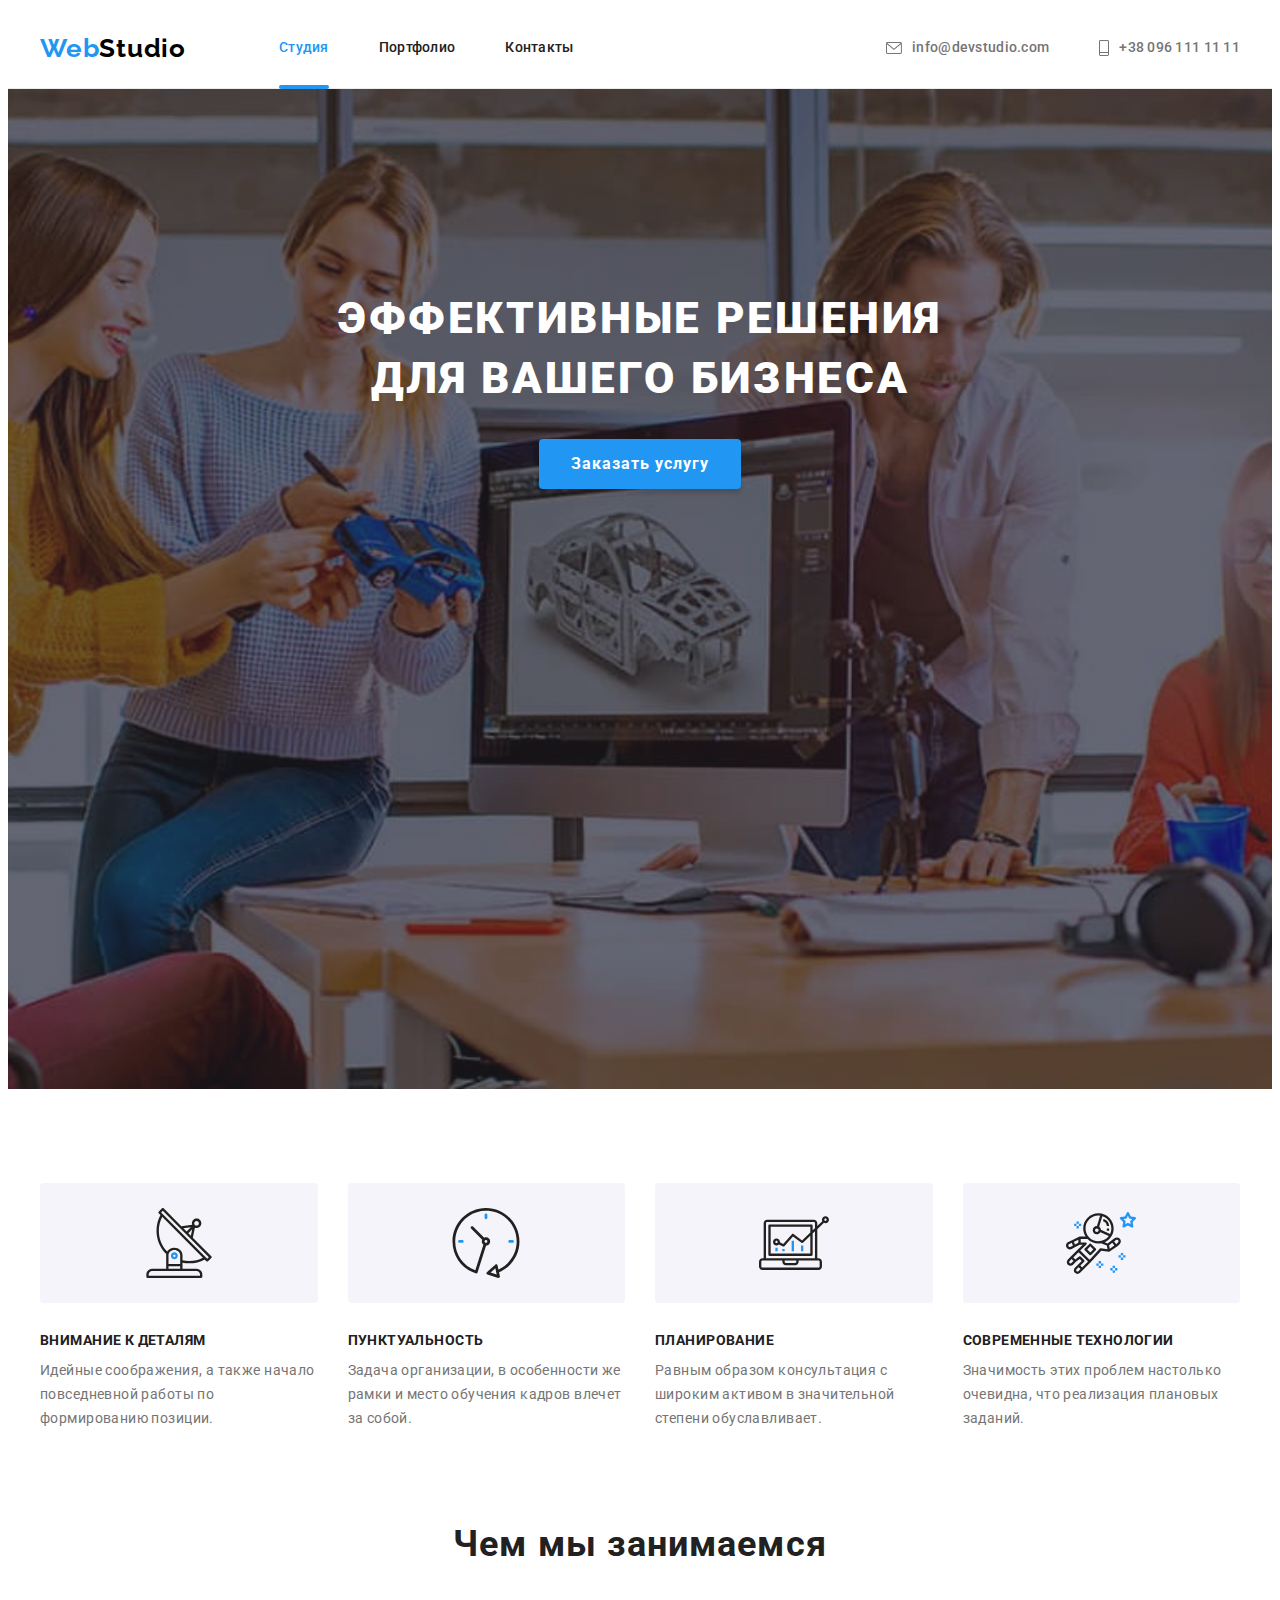
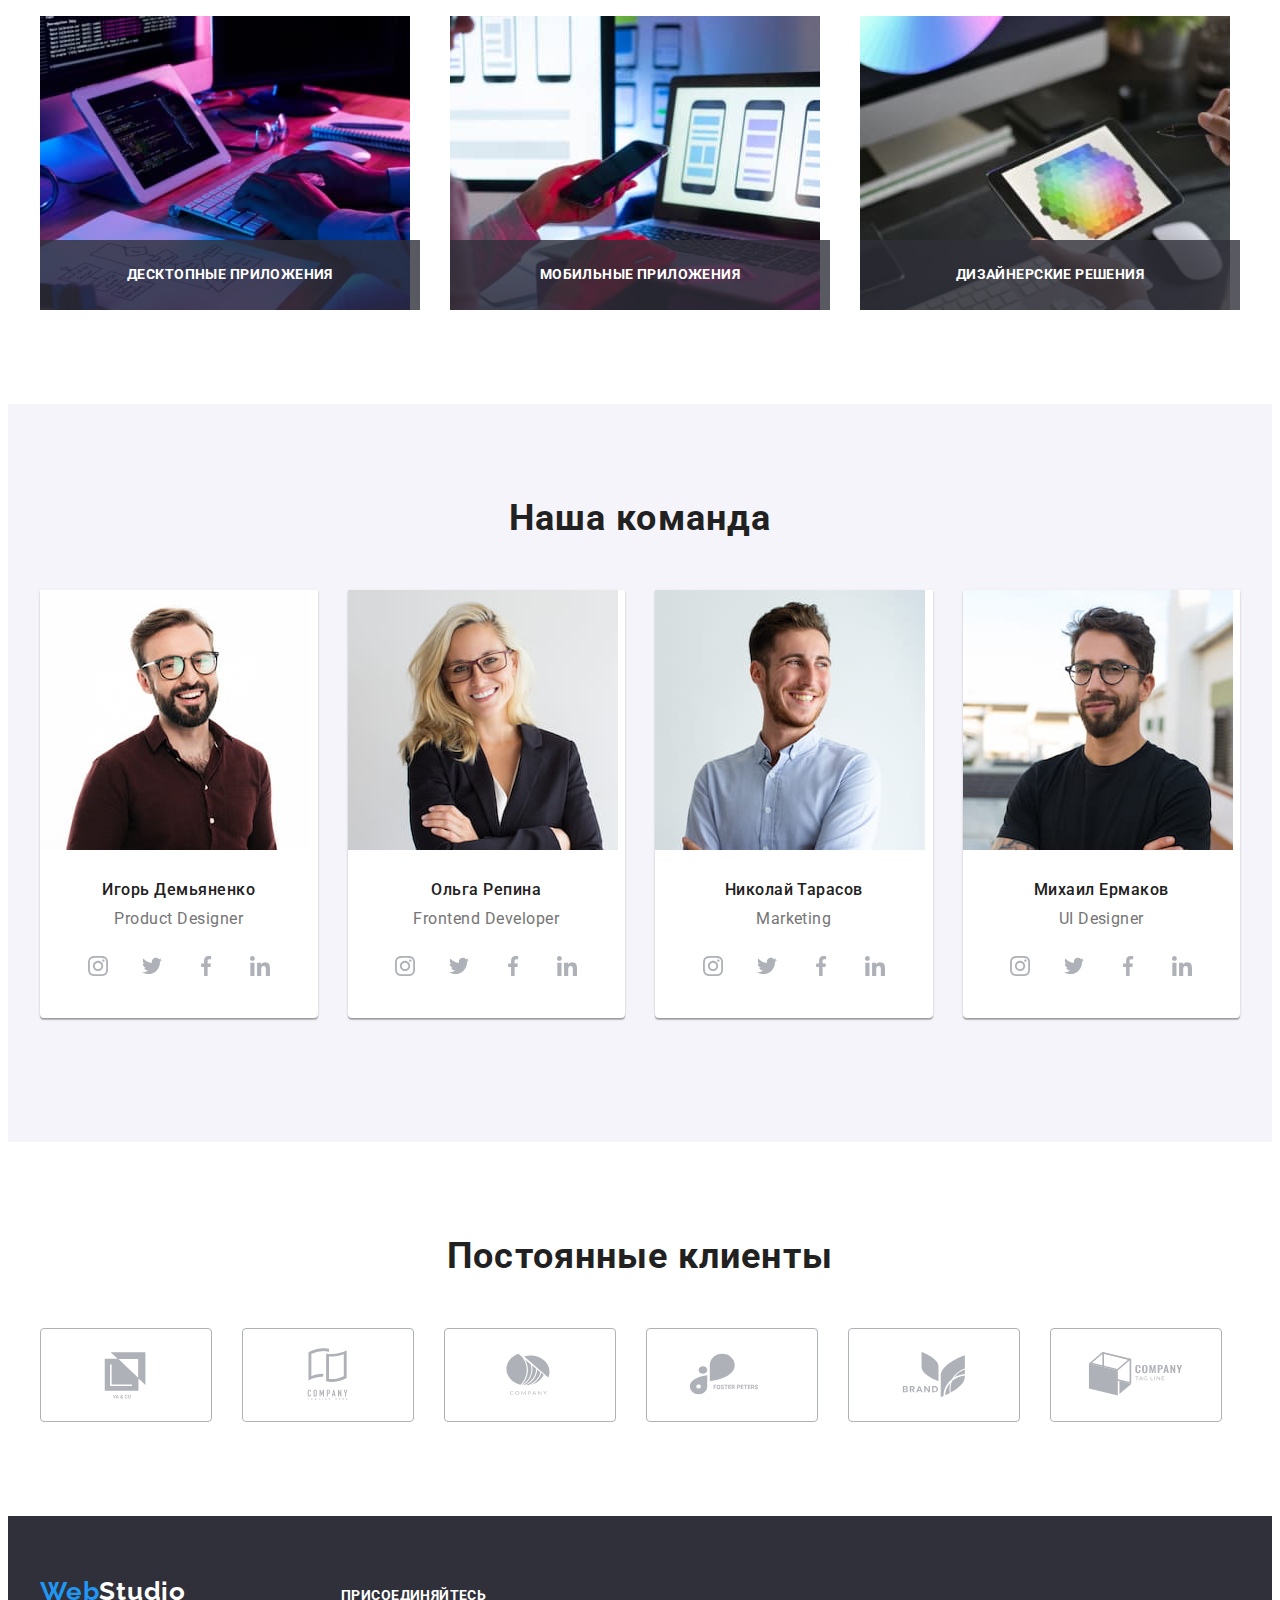
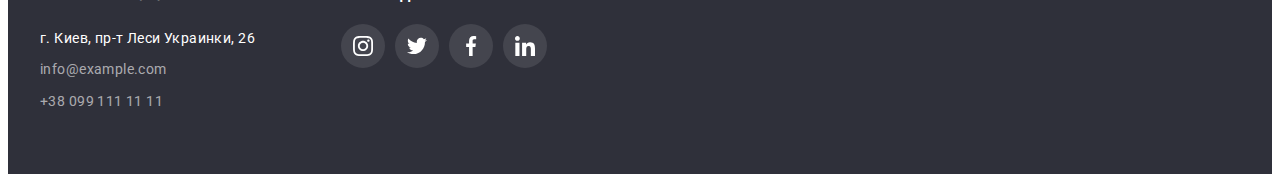
<file: index.html>
<!DOCTYPE html>
<html lang="ru">
<head>
    <meta charset="UTF-8">
    <meta http-equiv="X-UA-Compatible" content="IE=edge">
    <meta name="viewport" content="width=device-width, initial-scale=1.0">
    <title>WebStudio</title>
    <link rel="preconnect" href="https://fonts.googleapis.com">
    <link rel="preconnect" href="https://fonts.gstatic.com" crossorigin>
    <link href="https://fonts.googleapis.com/css2?family=Raleway:wght@700&family=Roboto:wght@400;500;700;900&display=swap" rel="stylesheet">
    <link rel="stylesheet" href="https://cdnjs.cloudflare.com/ajax/libs/modern-normalize/1.1.0/modern-normalize.min.css" integrity="sha512-wpPYUAdjBVSE4KJnH1VR1HeZfpl1ub8YT/NKx4PuQ5NmX2tKuGu6U/JRp5y+Y8XG2tV+wKQpNHVUX03MfMFn9Q==" crossorigin="anonymous" referrerpolicy="no-referrer" />
    <link rel="stylesheet" href="./css/styles.css" />
</head>
<body>
    <!-- HEADER -->
    <header class="main-header">
        <div class="container page-header-container">
            <nav class="main-nav">          
                <a class="logo link" href="./index.html" lang="en">Web<span class="logo-dark">Studio</span></a> 
                <ul class="main-menu">
                    <li class="menu-item">
                        <a class="menu-link link current" href="./index.html">Студия</a>
                    </li>
                    <li class="menu-item">
                        <a class="menu-link link " href="./portfolio.html">Портфолио</a>
                    </li>
                    <li class="menu-item">
                        <a class="menu-link link" href="#">Контакты</a>
                    </li>
                </ul>
            </nav>
            <ul class="header-contacts">
                <li class="header-contacts-item">
                    <a class="header-contacts-link link" href="mailto:info@devstudio.com">
                        <svg class="header-contacts-icon" width="16" height="12">
                            <use href="./images/icons.svg#envelope"></use>
                        </svg>
                        info@devstudio.com
                    </a>
                </li>
                <li class="header-contacts-item">
                    <a class="header-contacts-link link" href="tel:+380961111111">
                        <svg class="header-contacts-icon" width="10" height="16">
                            <use href="./images/icons.svg#phone"></use>
                        </svg>   
                        +38 096 111 11 11
                    </a>
                </li>
            </ul>
        </div>
    </header>

    <!-- MAIN -->
    <main>

        <!-- HERO -->
        <section class="hero bg-section-dark overlay">
            <div class="container">
                <h1 class="hero-title">Эффективные решения<br />для вашего бизнеса</h1>
                <button class="hero-modal-btn" type="button" data-modal-open>
                    Заказать услугу
                </button>
            </div>
        </section>

        <!-- ADVANTAGES -->
        <section class="section">
            <div class="container">
                <h2 class="section-title visually-hidden" >Наши преимущества</h2>
                <ul class="advantages-list">
                    <li class="advantages-item">
                        <div class="advantages-icon">
                            <svg class="advantages-item-icon">
                                <use href="./images/icons.svg#antenna"></use>
                            </svg>
                        </div>
                        <h3 class="advantages-title">Внимание к деталям</h3>
                        <p class="advantages-description">Идейные соображения, а также начало повседневной работы по формированию позиции.</p>
                    </li>
                    <li class="advantages-item">
                        <div class="advantages-icon">
                            <svg class="advantages-item-icon">
                                <use href="./images/icons.svg#clock"></use>
                            </svg>
                        </div>
                        <h3 class="advantages-title">Пунктуальность</h3>
                        <p class="advantages-description">Задача организации, в особенности же рамки и место обучения кадров влечет за собой.</p>
                    </li>
                    <li class="advantages-item">
                        <div class="advantages-icon">
                            <svg class="advantages-item-icon">
                                <use href="./images/icons.svg#diagram"></use>
                            </svg>
                        </div>
                        <h3 class="advantages-title">Планирование</h3>
                        <p class="advantages-description">Равным образом консультация с широким активом в значительной степени обуславливает.</p>
                    </li>
                    <li class="advantages-item">
                        <div class="advantages-icon">
                            <svg class="advantages-item-icon">
                                <use href="./images/icons.svg#astronaut"></use>
                            </svg>
                        </div>
                        <h3 class="advantages-title">Современные технологии</h3>
                        <p class="advantages-description">Значимость этих проблем настолько очевидна, что реализация плановых заданий.</p>
                    </li>
                </ul>
            </div>
        </section>

        <!-- SKILLS -->
        <section class="section skills-top">
            <div class="container">
                <h2 class="section-title">Чем мы занимаемся</h2>
                <ul class="skills-list">
                    <li class="skills-item">
                        <img src="./images/skills/programming.jpg" alt="Программирование" width="370" height="294">
                            <p class="skills-item-label">Десктопные приложения</p>
                    </li>
                    <li class="skills-item">
                        <img src="./images/skills/adaptive.jpg" alt="Адаптивная верстка" width="370" height="294">
                            <p class="skills-item-label">Мобильные приложения</p>
                    </li>
                    <li class="skills-item">
                        <img src="./images/skills/design.jpg" alt="Веб-дизайн" width="370" height="294">
                            <p class="skills-item-label">Дизайнерские решения</p>
                    </li>
                </ul>
            </div>
        </section>

        <!-- TEAM -->
        <section class="section bg-section-light">
            <div class="container">
                <h2 class="section-title">Наша команда</h2>
                <ul class="team-list">
                    <li class="team-item">
                        <img src="./images/team/igor-demyanenko.jpg" alt="Игорь Демьяненко" width="270" height="260">
                        <div class="team-card-content-wrapper">
                            <h3 class="team-title">Игорь Демьяненко</h3>
                            <p class="team-text" lang="en">Product Designer</p>
                            <ul class="social-list">
                                <li class="social-list-item">
                                    <a href="https://www.instagram.com/" target="_blank" rel="noopener noreferrer nofollow" class="social-list-link">
                                        <svg class="social-list-icon">
                                            <use href="./images/icons.svg#instagram"></use>
                                        </svg>
                                    </a>
                                </li>
                                <li class="social-list-item">
                                    <a href="https://twitter.com/" target="_blank" rel="noopener noreferrer nofollow" class="social-list-link">
                                        <svg class="social-list-icon">
                                            <use href="./images/icons.svg#twitter"></use>
                                        </svg>
                                    </a>
                                </li>
                                <li class="social-list-item">
                                    <a href="https://www.facebook.com/" target="_blank" rel="noopener noreferrer nofollow" class="social-list-link">
                                        <svg class="social-list-icon">
                                            <use href="./images/icons.svg#facebook"></use>
                                        </svg>
                                    </a>
                                </li>
                                <li class="social-list-item">
                                    <a href="https://www.linkedin.com/" target="_blank" rel="noopener noreferrer nofollow" class="social-list-link">
                                        <svg class="social-list-icon">
                                            <use href="./images/icons.svg#linkedin"></use>
                                        </svg>
                                    </a>
                                </li>
                            </ul>
                        </div>
                    </li>
                    <li class="team-item">
                        <img src="./images/team/olga-repina.jpg" alt="Ольга Репина" width="270" height="260">
                        <div class="team-card-content-wrapper">
                            <h3 class="team-title">Ольга Репина</h3>
                            <p class="team-text" lang="en">Frontend Developer</p>
                            <ul class="social-list">
                                <li class="social-list-item">
                                    <a href="https://www.instagram.com/" target="_blank" rel="noopener noreferrer nofollow" class="social-list-link">
                                        <svg class="social-list-icon">
                                            <use href="./images/icons.svg#instagram"></use>
                                        </svg>
                                    </a>
                                </li>
                                <li class="social-list-item">
                                    <a href="https://twitter.com/" target="_blank" rel="noopener noreferrer nofollow" class="social-list-link">
                                        <svg class="social-list-icon">
                                            <use href="./images/icons.svg#twitter"></use>
                                        </svg>
                                    </a>
                                </li>
                                <li class="social-list-item">
                                    <a href="https://www.facebook.com/" target="_blank" rel="noopener noreferrer nofollow" class="social-list-link">
                                        <svg class="social-list-icon">
                                            <use href="./images/icons.svg#facebook"></use>
                                        </svg>
                                    </a>
                                </li>
                                <li class="social-list-item">
                                    <a href="https://www.linkedin.com/" target="_blank" rel="noopener noreferrer nofollow" class="social-list-link">
                                        <svg class="social-list-icon">
                                            <use href="./images/icons.svg#linkedin"></use>
                                        </svg>
                                    </a>
                                </li>
                             </ul>
                        </div>
                    </li>
                    <li class="team-item">
                        <img src="./images/team/nikolai-tarasov.jpg" alt="Николай Тарасов" width="270" height="260">
                        <div class="team-card-content-wrapper">
                            <h3 class="team-title">Николай Тарасов</h3>
                            <p class="team-text" lang="en">Marketing</p>
                            <ul class="social-list">
                                <li class="social-list-item">
                                    <a href="https://www.instagram.com/" target="_blank" rel="noopener noreferrer nofollow" class="social-list-link">
                                        <svg class="social-list-icon">
                                            <use href="./images/icons.svg#instagram"></use>
                                        </svg>
                                    </a>
                                </li>
                                <li class="social-list-item">
                                    <a href="https://twitter.com/" target="_blank" rel="noopener noreferrer nofollow" class="social-list-link">
                                        <svg class="social-list-icon">
                                            <use href="./images/icons.svg#twitter"></use>
                                        </svg>
                                    </a>
                                </li>
                                <li class="social-list-item">
                                    <a href="https://www.facebook.com/" target="_blank" rel="noopener noreferrer nofollow" class="social-list-link">
                                        <svg class="social-list-icon">
                                            <use href="./images/icons.svg#facebook"></use>
                                        </svg>
                                    </a>
                                </li>
                                <li class="social-list-item">
                                    <a href="https://www.linkedin.com/" target="_blank" rel="noopener noreferrer nofollow" class="social-list-link">
                                        <svg class="social-list-icon">
                                            <use href="./images/icons.svg#linkedin"></use>
                                        </svg>
                                    </a>
                                </li>
                            </ul>
                        </div>
                    </li>
                    <li class="team-item">
                        <img src="./images/team/mikhail-ermakov.jpg" alt="Михаил Ермаков" width="270" height="260">
                        <div class="team-card-content-wrapper">
                            <h3 class="team-title">Михаил Ермаков</h3>
                            <p class="team-text" lang="en">UI Designer</p>
                            <ul class="social-list">
                                <li class="social-list-item">
                                    <a href="https://www.instagram.com/" target="_blank" rel="noopener noreferrer nofollow" class="social-list-link">
                                        <svg class="social-list-icon">
                                            <use href="./images/icons.svg#instagram"></use>
                                        </svg>
                                    </a>
                                </li>
                                <li class="social-list-item">
                                    <a href="https://twitter.com/" target="_blank" rel="noopener noreferrer nofollow" class="social-list-link">
                                        <svg class="social-list-icon">
                                            <use href="./images/icons.svg#twitter"></use>
                                        </svg>
                                    </a>
                                </li>
                                <li class="social-list-item">
                                    <a href="https://www.facebook.com/" target="_blank" rel="noopener noreferrer nofollow" class="social-list-link">
                                        <svg class="social-list-icon">
                                            <use href="./images/icons.svg#facebook"></use>
                                        </svg>
                                    </a>
                                </li>
                                <li class="social-list-item">
                                    <a href="https://www.linkedin.com/" target="_blank" rel="noopener noreferrer nofollow" class="social-list-link">
                                        <svg class="social-list-icon">
                                            <use href="./images/icons.svg#linkedin"></use>
                                        </svg>
                                    </a>
                                </li>
                            </ul>
                        </div>
                    </li>
                </ul>
            </div>
        </section>

        <!-- CLIENTS -->

        <section class="section">
            <div class="container">
                <h2 class="section-title">Постоянные клиенты</h2>
                 <ul class="client-list">
                    <li class="client-item">
                        <a href="#" target="_blank" rel="noopener noreferrer nofollow" class="client-list-link">
                            <svg class="client-list-icon">
                                <use href="./images/icons.svg#client1"></use>
                            </svg>
                        </a>
                    </li>
                    <li class="client-item">
                        <a href="#" target="_blank" rel="noopener noreferrer nofollow" class="client-list-link">
                            <svg class="client-list-icon">
                                <use href="./images/icons.svg#client2"></use>
                            </svg>
                        </a>
                    </li>
                    <li class="client-item">
                        <a href="#" target="_blank" rel="noopener noreferrer nofollow" class="client-list-link">
                            <svg class="client-list-icon">
                                <use href="./images/icons.svg#client3"></use>
                            </svg>
                        </a>
                    </li>
                    <li class="client-item">
                        <a href="#" target="_blank" rel="noopener noreferrer nofollow" class="client-list-link">
                            <svg class="client-list-icon">
                                <use href="./images/icons.svg#client4"></use>
                            </svg>
                        </a>
                    </li>
                    <li class="client-item">
                        <a href="#" target="_blank" rel="noopener noreferrer nofollow" class="client-list-link">
                            <svg class="client-list-icon">
                                <use href="./images/icons.svg#client5"></use>
                            </svg>
                        </a>
                    </li>
                    <li class="client-item">
                        <a href="#" target="_blank" rel="noopener noreferrer nofollow" class="client-list-link">
                            <svg class="client-list-icon">
                                <use href="./images/icons.svg#client6"></use>
                            </svg>
                        </a>
                    </li>
                </ul>
            </div>
        </section>

    </main>

    <!-- FOOTER -->

    <footer class="footer">
        <div class="container">
            <div class="footer-row">
                <!--WIDGET CONTACTS -->
                <div class="widgent-contacts">        
                    <a class="logo link" href="./index.html" lang="en">Web<span class="logo-light">Studio</span></a>             
                    <address class="address">
                        <ul class="footer-contacts-list">
                            <li class="footer-contacts-item">
                                <a class="footer-contacts-link contacts-address" href="https://goo.gl/maps/dxJ9UZrQX6qSwttMA" target="_blank" rel="noopener noreferrer nofollow">г. Киев, пр-т Леси Украинки, 26</a>
                            </li>
                            <li class="footer-contacts-item">
                                <a class="footer-contacts-link contacts-link" href="mailto:info@example.com">info@example.com</a>
                            </li>
                            <li class="footer-contacts-item">
                                <a class="footer-contacts-link contacts-link" href="tel:+380991111111">+38 099 111 11 11</a>
                            </li>
                        </ul>
                    </address>
                </div>
                <!-- WIDGET SOCIAL -->
                <div class="widget-social">
                    <h3 class="footer-title">Присоединяйтесь</h3>
                    <ul class="footer-social-list">
                        <li class="footer-social-item">
                            <a href="https://www.instagram.com/" target="_blank" rel="noopener noreferrer nofollow" class="footer-social-link">
                                <svg class="footer-social-icon">
                                    <use href="./images/icons.svg#instagram"></use>
                                </svg>
                            </a>
                        </li>
                        <li class="footer-social-item">
                            <a href="https://twitter.com/" target="_blank" rel="noopener noreferrer nofollow" class="footer-social-link">
                                <svg class="footer-social-icon">
                                    <use href="./images/icons.svg#twitter"></use>
                                </svg>
                            </a>
                        </li>
                        <li class="footer-social-item">
                            <a href="https://www.facebook.com/" target="_blank" rel="noopener noreferrer nofollow" class="footer-social-link">
                                <svg class="footer-social-icon">
                                    <use href="./images/icons.svg#facebook"></use>
                                </svg>
                            </a>
                        </li>
                        <li class="footer-social-item">
                            <a href="https://www.linkedin.com/" target="_blank" rel="noopener noreferrer nofollow" class="footer-social-link">
                                <svg class="footer-social-icon">
                                    <use href="./images/icons.svg#linkedin"></use>
                                </svg>
                            </a>
                        </li>
                    </ul>
                </div>
            </div>
        </div>
    </footer>

<div class="backdrop is-hidden" data-modal>
    <div class="modal">
        <button type="button" class="modal-close-btn" data-modal-close>
            <svg class="modal-close-btn-icon" width="18" height="18">
                <use href="./images/icons.svg#close-icon"></use>
            </svg>

        </button>
    </div>
</div>

    <script src="./js/modal.js"></script>
</body>

</html>
</file>
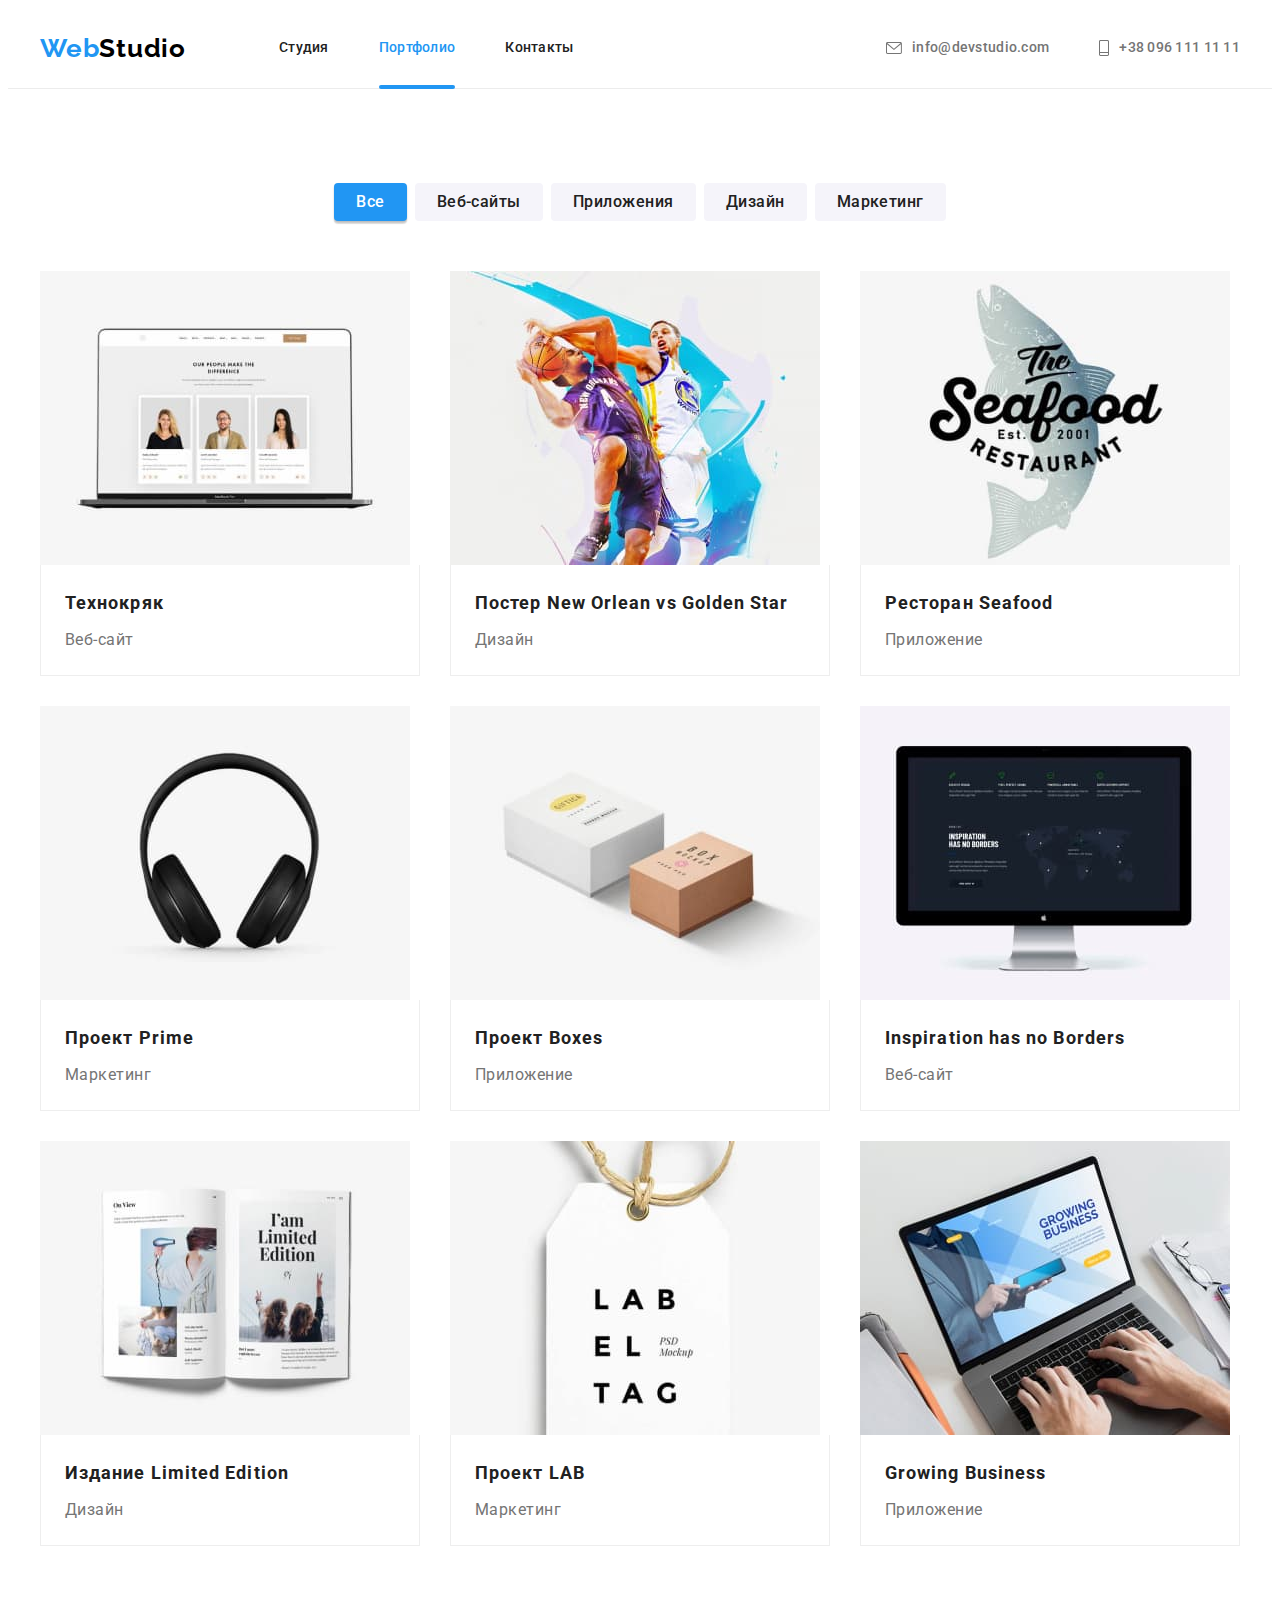
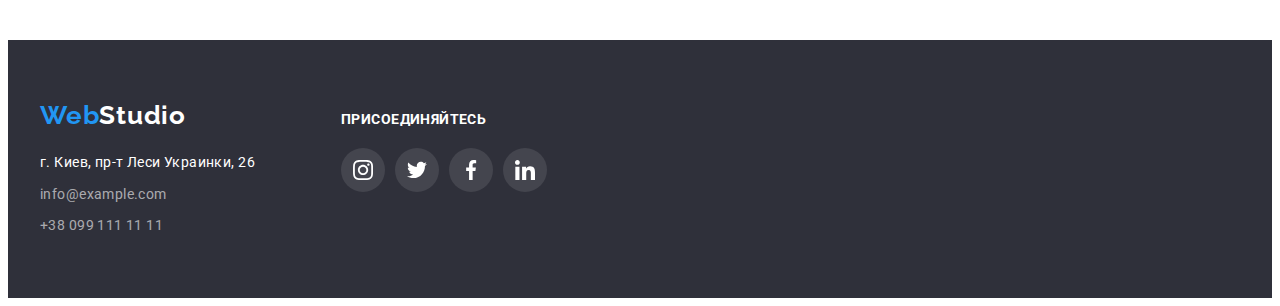
<file: portfolio.html>
<!DOCTYPE html>
<html lang="ru">
<head>
    <meta charset="UTF-8">
    <meta http-equiv="X-UA-Compatible" content="IE=edge">
    <meta name="viewport" content="width=device-width, initial-scale=1.0">
    <title>Портфолио</title>
    <link rel="preconnect" href="https://fonts.googleapis.com">
    <link rel="preconnect" href="https://fonts.gstatic.com" crossorigin>
    <link href="https://fonts.googleapis.com/css2?family=Raleway:wght@700&family=Roboto:wght@400;500;700;900&display=swap" rel="stylesheet">
    <link rel="stylesheet" href="https://cdnjs.cloudflare.com/ajax/libs/modern-normalize/1.1.0/modern-normalize.min.css" integrity="sha512-wpPYUAdjBVSE4KJnH1VR1HeZfpl1ub8YT/NKx4PuQ5NmX2tKuGu6U/JRp5y+Y8XG2tV+wKQpNHVUX03MfMFn9Q==" crossorigin="anonymous" referrerpolicy="no-referrer" />
    <link rel="stylesheet" href="./css/styles.css" />
</head>

<body>
    <!-- HEADER -->
    <header class="main-header">
        <div class="container page-header-container">
            <nav class="main-nav">          
                <a class="logo link" href="./index.html" lang="en">Web<span class="logo-dark">Studio</span></a> 
                <ul class="main-menu">
                    <li class="menu-item">
                        <a class="menu-link link" href="./index.html">Студия</a>
                    </li>
                    <li class="menu-item">
                        <a class="menu-link link current" href="./portfolio.html">Портфолио</a>
                    </li>
                    <li class="menu-item">
                        <a class="menu-link link" href="#">Контакты</a>
                    </li>
                </ul>
            </nav>
            <ul class="header-contacts">
                <li class="header-contacts-item">
                    <a class="header-contacts-link link" href="mailto:info@devstudio.com">
                        <svg class="header-contacts-icon" width="16" height="12">
                            <use href="./images/icons.svg#envelope"></use>
                        </svg>
                        info@devstudio.com
                    </a>
                </li>
                <li class="header-contacts-item">
                    <a class="header-contacts-link link" href="tel:+380961111111">
                        <svg class="header-contacts-icon" width="10" height="16">
                            <use href="./images/icons.svg#phone"></use>
                        </svg>   
                        +38 096 111 11 11
                    </a>
                </li>
            </ul>
        </div>
    </header>

    <!-- MAIN -->
    <main>

        <!-- PORTFOLIO -->
        <section class="section">
            <div class="container">
                <h1 class="main-title visually-hidden">Портфолио</h1>

                <ul class="portfolio-select">
                    <li class="select-item">
                        <button class="portfolio-select-btn portfolio-active-btn" type="button">Все</button>
                    </li>
                    <li class="select-item">
                        <button class="portfolio-select-btn" type="button">Веб-сайты</button>
                    </li>
                    <li class="select-item">
                        <button class="portfolio-select-btn" type="button">Приложения</button>
                    </li>
                    <li class="select-item">
                        <button class="portfolio-select-btn" type="button">Дизайн</button>
                    </li>
                    <li class="select-item">
                        <button class="portfolio-select-btn" type="button">Маркетинг</button>
                    </li>
                </ul>

                <ul class="portfolio-list">
                    <li class="portfolio-item">
                        <a href="#" class="portfolio-link">
                            <div class="team-list-img-wrapper">
                                <img src="./images/portfolio/tekhnokryak.jpg" alt="Веб-сайт Технокряк" width="370" height="294">
                                <p class="team-list-overlay">Ресурс предлагает комплексные предложения с разным уровнем функционала и сервисов. Все это позволит посетителю получить исчерпывающие сведения о компании или частном лице.</p>
                            </div>
                            <div class="portfolio-card-content-wrapper">
                                <h2 class="portfolio-item-title">Технокряк</h2>
                                <p class="portfolio-item-description">Веб-сайт</p>
                            </div>
                        </a>  
                    </li>
                    <li class="portfolio-item">
                        <a href="#" class="portfolio-link">
                            <div class="team-list-img-wrapper">
                                <img src="./images/portfolio/poster.jpg" alt="Дизайн Постера New Orlean vs Golden Star" width="370" height="294">
                                <p class="team-list-overlay">Ресурс предлагает комплексные предложения с разным уровнем функционала и сервисов. Все это позволит посетителю получить исчерпывающие сведения о компании или частном лице.</p>
                            </div>                            
                            <div class="portfolio-card-content-wrapper">
                                <h2 class="portfolio-item-title">Постер New Orlean vs Golden Star</h2>
                                <p class="portfolio-item-description">Дизайн</p>       
                            </div>
                        </a>
                    </li>
                    <li class="portfolio-item">
                        <a href="#" class="portfolio-link">
                            <div class="team-list-img-wrapper">
                                <img src="./images/portfolio/restoran.jpg" alt="Приложение для ресторана Seafood " width="370" height="294">
                                <p class="team-list-overlay">Ресурс предлагает комплексные предложения с разным уровнем функционала и сервисов. Все это позволит посетителю получить исчерпывающие сведения о компании или частном лице.</p>
                            </div>                            
                            <div class="portfolio-card-content-wrapper">
                                <h2 class="portfolio-item-title">Ресторан Seafood</h2>
                                <p class="portfolio-item-description">Приложение</p>                 
                            </div>
                         </a>
                    </li>
                    <li class="portfolio-item">
                        <a href="#" class="portfolio-link">
                            <div class="team-list-img-wrapper">
                                <img src="./images/portfolio/prime.jpg" alt="Маркетинг проекта Prime " width="370" height="294">
                                <p class="team-list-overlay">Ресурс предлагает комплексные предложения с разным уровнем функционала и сервисов. Все это позволит посетителю получить исчерпывающие сведения о компании или частном лице.</p>
                            </div>                            
                            <div class="portfolio-card-content-wrapper">
                                <h2 class="portfolio-item-title">Проект Prime</h2>
                                <p class="portfolio-item-description">Маркетинг</p>
                            </div>
                        </a>
                    </li>
                    <li class="portfolio-item">
                        <a href="#" class="portfolio-link">
                            <div class="team-list-img-wrapper">
                                <img src="./images/portfolio/boxes.jpg" alt="Приложение проекта Boxes" width="370" height="294">
                                <p class="team-list-overlay">Ресурс предлагает комплексные предложения с разным уровнем функционала и сервисов. Все это позволит посетителю получить исчерпывающие сведения о компании или частном лице.</p>
                            </div>                            
                            <div class="portfolio-card-content-wrapper">
                                <h2 class="portfolio-item-title">Проект Boxes</h2>
                                <p class="portfolio-item-description">Приложение</p>    
                            </div>
                        </a>
                    </li>
                    <li class="portfolio-item">
                        <a href="#" class="portfolio-link">
                            <div class="team-list-img-wrapper">
                                <img src="./images/portfolio/borders.jpg" alt="Веб-сайт Inspiration has no Borders" width="370" height="294">
                                <p class="team-list-overlay">Ресурс предлагает комплексные предложения с разным уровнем функционала и сервисов. Все это позволит посетителю получить исчерпывающие сведения о компании или частном лице.</p>
                            </div>                            
                            <div class="portfolio-card-content-wrapper">
                                <h2 class="portfolio-item-title">Inspiration has no Borders</h2>
                                <p class="portfolio-item-description">Веб-сайт</p>   
                            </div>
                        </a>
                    </li>
                    <li class="portfolio-item">
                        <a href="#" class="portfolio-link">
                            <div class="team-list-img-wrapper">
                                <img src="./images/portfolio/izdanie.jpg" alt="Дизайн издания Limited Edition " width="370" height="294">
                                <p class="team-list-overlay">Ресурс предлагает комплексные предложения с разным уровнем функционала и сервисов. Все это позволит посетителю получить исчерпывающие сведения о компании или частном лице.</p>
                            </div>                            
                            <div class="portfolio-card-content-wrapper">
                                <h2 class="portfolio-item-title">Издание Limited Edition</h2>
                                <p class="portfolio-item-description">Дизайн</p>           
                            </div>
                        </a>
                    </li>
                    <li class="portfolio-item">
                        <a href="#" class="portfolio-link">
                            <div class="team-list-img-wrapper">
                                <img src="./images/portfolio/lab.jpg" alt="Маркетинг проекта LAB" width="370" height="294">
                                <p class="team-list-overlay">Ресурс предлагает комплексные предложения с разным уровнем функционала и сервисов. Все это позволит посетителю получить исчерпывающие сведения о компании или частном лице.</p>
                            </div>                            
                            <div class="portfolio-card-content-wrapper">
                                <h2 class="portfolio-item-title">Проект LAB</h2>
                                <p class="portfolio-item-description">Маркетинг</p>        
                            </div>
                        </a>
                    </li>
                    <li class="portfolio-item">
                        <a href="#" class="portfolio-link">
                            <div class="team-list-img-wrapper">
                                <img src="./images/portfolio/business.jpg" alt="Приложение Growing Business" width="370" height="294">
                                <p class="team-list-overlay">Ресурс предлагает комплексные предложения с разным уровнем функционала и сервисов. Все это позволит посетителю получить исчерпывающие сведения о компании или частном лице.</p>
                            </div>                            
                            <div class="portfolio-card-content-wrapper">
                                <h2 class="portfolio-item-title">Growing Business</h2>
                                <p class="portfolio-item-description">Приложение</p>
                            </div>
                        </a>
                    </li>   
                </ul>
            </div>
        </section>

    </main>

   <!-- FOOTER -->
   <footer class="footer">
        <div class="container">
            <div class="footer-row">
                <!--WIDGET CONTACTS -->
                <div class="widgent-contacts">        
                    <a class="logo link" href="./index.html" lang="en">Web<span class="logo-light">Studio</span></a>             
                    <address class="address">
                        <ul class="footer-contacts-list">
                            <li class="footer-contacts-item">
                                <a class="footer-contacts-link contacts-address" href="https://goo.gl/maps/dxJ9UZrQX6qSwttMA" target="_blank" rel="noopener noreferrer nofollow">г. Киев, пр-т Леси Украинки, 26</a>
                            </li>
                            <li class="footer-contacts-item">
                                <a class="footer-contacts-link contacts-link" href="mailto:info@example.com">info@example.com</a>
                            </li>
                            <li class="footer-contacts-item">
                                <a class="footer-contacts-link contacts-link" href="tel:+380991111111">+38 099 111 11 11</a>
                            </li>
                        </ul>
                    </address>
                </div>
                <!-- WIDGET SOCIAL -->
                <div class="widget-social">
                    <h3 class="footer-title">Присоединяйтесь</h3>
                    <ul class="footer-social-list">
                        <li class="footer-social-item">
                            <a href="https://www.instagram.com/" target="_blank" rel="noopener noreferrer nofollow" class="footer-social-link">
                                <svg class="footer-social-icon">
                                    <use href="./images/icons.svg#instagram"></use>
                                </svg>
                            </a>
                        </li>
                        <li class="footer-social-item">
                            <a href="https://twitter.com/" target="_blank" rel="noopener noreferrer nofollow" class="footer-social-link">
                                <svg class="footer-social-icon">
                                    <use href="./images/icons.svg#twitter"></use>
                                </svg>
                            </a>
                        </li>
                        <li class="footer-social-item">
                            <a href="https://www.facebook.com/" target="_blank" rel="noopener noreferrer nofollow" class="footer-social-link">
                                <svg class="footer-social-icon">
                                    <use href="./images/icons.svg#facebook"></use>
                                </svg>
                            </a>
                        </li>
                        <li class="footer-social-item">
                            <a href="https://www.linkedin.com/" target="_blank" rel="noopener noreferrer nofollow" class="footer-social-link">
                                <svg class="footer-social-icon">
                                    <use href="./images/icons.svg#linkedin"></use>
                                </svg>
                            </a>
                        </li>
                    </ul>
                </div>
            </div>
        </div>
    </footer>

</body>
</html>
</file>
<file: css/styles.css>
:root {
  --accent-color: #2196f3;
  --primary-font-color: #212121;
  --secondary-font-color: #757575;
  --font-color-white: #ffffff;

  --main-header-border: #ececec;

  --logo-color-dark: #000000;
  --logo-color-light: #ffffff;

  --hero-btn: #2196f3;
  --hero-btn-hover: #188ce8;

  --portfolio-btn: #f5f4fa;
  --portfolio-select-hover: #2196f3;
  --portfolio-select-active: #2196f3;
  --bg-portfolio-cards: #ffffff;
  --border-portfolio-cards: #eeeeee;

  --bg-primary: #ffffff;
  --bg-section-dark: #2f303a;
  --bg-section-light: #f5f4fa;
  --bg-skills: #f5f4fa;
  --bg-footer: #2f303a;

  --footer-font-white: #ffffff;
  --footer-font-white-transparent: rgba(255, 255, 255, 0.6);

  --icon-color-primary: #afb1b8;
  --icon-border: #afb1b8;
  --icon-color-white: #ffffff;
  --bg-icon-white: #ffffff;

  --bg-backdrop: rgba(0, 0, 0, 0.2);
  --modal: #ffffff;
  --color-modal-btn-icon: #000000;
  --border-modal-btn: rgba(0, 0, 0, 0.1);

  --bg-overlay-portfolio: rgba(33, 150, 243, 0.9);
}

body {
  font-family: 'Roboto', sans-serif;
  color: var(--primary-font-color);
}

h1,
h2,
h3,
h4,
h5,
h6,
p {
  margin-top: 0;
  margin-bottom: 0;
}

ul,
ol {
  margin-top: 0;
  margin-bottom: 0;
  padding-left: 0;
  list-style: none;
}

img {
  display: block;
  max-width: 100%;
  height: auto;
}

button {
  font: inherit;
  padding: 0;
  cursor: pointer;
  border: none;
  border-radius: 4px;
}

a {
  text-decoration: none;
}

.visually-hidden {
  position: absolute;
  width: 1px;
  height: 1px;
  margin: -1px;
  border: 0;
  padding: 0;
  white-space: nowrap;
  clip-path: inset(100%);
  clip: rect(0 0 0 0);
  overflow: hidden;
}

.container {
  width: 1200px;
  padding-left: 15px;
  padding-right: 15px;
  margin-left: auto;
  margin-right: auto;
}

/* -------------------- HEADER -------------------- */

.main-header {
  border-bottom: 1px solid var(--main-header-border);
}

.page-header-container {
  display: flex;
  align-items: center;
  justify-content: space-between;
}

.main-nav {
  display: flex;
  align-items: center;
}

.main-menu,
.header-contacts {
  display: flex;
}

.main-menu .menu-item:not(:last-child),
.header-contacts .header-contacts-item:not(:last-child) {
  margin-right: 50px;
}

.logo {
  font-family: 'Raleway', sans-serif;
  color: var(--accent-color);
  font-weight: 700;
  font-size: 26px;
  line-height: 1.19;
  letter-spacing: 0.03em;
  margin-right: 93px;
}

.logo-dark {
  color: var(--logo-color-dark);
}

.logo-light {
  color: var(--logo-color-light);
}

.menu-link {
  position: relative;
  display: block;
  padding-top: 32px;
  padding-bottom: 32px;
  font-weight: 500;
  font-size: 14px;
  line-height: 1.14;
  letter-spacing: 0.02em;
  color: var(--primary-font-color);

  transition: color 250ms cubic-bezier(0.4, 0, 0.2, 1);
}

.menu-link:hover,
.menu-link:focus {
  color: var(--accent-color);
}

.menu-link.current::after {
  content: '';
  position: absolute;
  display: block;
  left: 0;
  bottom: -1px;
  width: 100%;
  height: 4px;
  border-radius: 2px;
  background-color: var(--accent-color);
}

.header-contacts-link {
  display: flex;
  align-items: center;
  padding-top: 32px;
  padding-bottom: 32px;
  font-weight: 500;
  font-size: 14px;
  line-height: 1.14;
  letter-spacing: 0.02em;
  color: var(--secondary-font-color);

  transition: color 250ms cubic-bezier(0.4, 0, 0.2, 1);
}

.header-contacts-link:hover,
.header-contacts-link:focus {
  color: var(--accent-color);
}

.header-contacts-icon {
  margin-right: 10px;
  fill: currentColor;

  transition: fill 250ms cubic-bezier(0.4, 0, 0.2, 1);
}

.header-contacts-link:hover .header-contacts-icon,
.header-contacts-link:focus .header-contacts-icon {
  fill: var(--accent-color);
}

/* -------------------- /HEADER -------------------- */

/* -------------------- SECTION -------------------- */

.section {
  padding-top: 94px;
  padding-bottom: 94px;
}

.bg-section-dark {
  background-color: var(--bg-section-dark);
}

.bg-section-light {
  background-color: var(--bg-section-light);
}

.current {
  color: var(--accent-color);
}

.section-title {
  font-weight: 700;
  font-size: 36px;
  line-height: 1.16;
  text-align: center;
  letter-spacing: 0.03em;
  color: var(--primary-font-color);
  margin-bottom: 50px;
}

/* -------------------- /SECTION -------------------- */

/* -------------------- /BUTTONS -------------------- */

.hero-modal-btn {
  display: block;
  margin-left: auto;
  margin-right: auto;
  min-width: 200px;
  padding-top: 10px;
  padding-right: 32px;
  padding-bottom: 10px;
  padding-left: 32px;

  font-family: inherit;
  font-weight: 700;
  font-size: 16px;
  line-height: 1.88;
  align-items: center;
  text-align: center;
  letter-spacing: 0.06em;

  color: var(--font-color-white);
  background-color: var(--hero-btn);
  box-shadow: 0px 4px 4px rgba(0, 0, 0, 0.15);

  transition: background-color 250ms cubic-bezier(0.4, 0, 0.2, 1);
}

.hero-modal-btn:hover,
.hero-modal-btn:focus {
  background-color: var(--hero-btn-hover);
}

.portfolio-select-btn {
  font-weight: 500;
  font-size: 16px;
  line-height: 1.62;
  text-align: center;
  letter-spacing: 0.03em;
  color: var(--primary-font-color);
  background-color: var(--portfolio-btn);
  padding-top: 6px;
  padding-bottom: 6px;
  padding-left: 22px;
  padding-right: 22px;

  transition: background-color 250ms cubic-bezier(0.4, 0, 0.2, 1),
    color 250ms cubic-bezier(0.4, 0, 0.2, 1), box-shadow 250ms cubic-bezier(0.4, 0, 0.2, 1);
}

.portfolio-select-btn:hover,
.portfolio-select-btn:focus {
  color: var(--font-color-white);
  background-color: var(--portfolio-select-hover);
  box-shadow: 0px 3px 1px rgba(0, 0, 0, 0.1), 0px 1px 2px rgba(0, 0, 0, 0.08),
    0px 2px 2px rgba(0, 0, 0, 0.12);
}

.portfolio-active-btn {
  color: var(--font-color-white);
  background-color: var(--accent-color);
  box-shadow: 0px 3px 1px rgba(0, 0, 0, 0.1), 0px 1px 2px rgba(0, 0, 0, 0.08),
    0px 2px 2px rgba(0, 0, 0, 0.12);
}

/* -------------------- /BUTTONS -------------------- */

/* -------------------- HERO -------------------- */

.hero {
  padding-top: 200px;
  padding-bottom: 200px;
}

.hero-title {
  font-weight: 900;
  font-size: 44px;
  line-height: 1.36;
  text-align: center;
  letter-spacing: 0.06em;
  text-transform: uppercase;
  color: var(--font-color-white);
  margin-bottom: 30px;
}

.overlay {
  height: 600px;
  max-width: 1600px;
  margin-left: auto;
  margin-right: auto;
  background-image: linear-gradient(rgba(47, 48, 58, 0.4), rgba(47, 48, 58, 0.4)),
    url(../images/hero.jpg);
  background-position: center;
  background-size: cover;
  background-repeat: no-repeat;
}

/* -------------------- /HERO -------------------- */

/* -------------------- ADVANTAGES -------------------- */

.skills-top {
  padding-top: 0;
}

.advantages-list {
  display: flex;
  flex-wrap: wrap;
}

.advantages-item {
  flex-basis: calc((100% - 90px) / 4);
}

.advantages-item:not(:nth-child(4n)) {
  margin-right: 30px;
}

.advantages-item:not(:nth-last-child(-n + 4)) {
  margin-bottom: 30px;
}

.advantages-icon {
  display: flex;
  align-items: center;
  justify-content: center;
  height: 120px;
  border-radius: 4px;
  margin-bottom: 30px;
  background-color: var(--bg-skills);
}

.advantages-item-icon {
  height: 70px;
  width: 70px;
}

.advantages-title {
  font-weight: 700;
  font-size: 14px;
  line-height: 1.14;
  letter-spacing: 0.03em;
  text-transform: uppercase;
  color: var(--primary-font-color);
  margin-bottom: 10px;
}

.advantages-description {
  font-size: 14px;
  line-height: 1.7;
  letter-spacing: 0.03em;
  color: var(--secondary-font-color);
}

/* -------------------- /ADVANTAGES -------------------- */

/* -------------------- SKILLS -------------------- */

.skills-list {
  display: flex;
  flex-wrap: wrap;
}

.skills-item {
  flex-basis: calc((100% - 60px) / 3);
  position: relative;
}

.skills-item:not(:nth-child(3n)) {
  margin-right: 30px;
}

.skills-item:not(:nth-last-child(-n + 3)) {
  margin-bottom: 30px;
}

.skills-item-label {
  position: absolute;
  left: 0;
  bottom: 0;
  width: 100%;
  height: 70px;
  display: flex;
  justify-content: center;
  align-items: center;
  background: rgba(47, 48, 58, 0.8);
  font-weight: 700;
  font-size: 14px;
  line-height: 1.14;
  text-align: center;
  letter-spacing: 0.03em;
  text-transform: uppercase;
  color: var(--font-color-white);
}

/* -------------------- /SKILLS -------------------- */

/* -------------------- TEAM -------------------- */

.team-title {
  font-weight: 500;
  font-size: 16px;
  line-height: 1.19;
  text-align: center;
  letter-spacing: 0.03em;
  color: var(--primary-font-color);
  margin-bottom: 10px;
}
.team-text {
  font-size: 16px;
  line-height: 1.19;
  text-align: center;
  letter-spacing: 0.03em;
  color: var(--secondary-font-color);
  margin-bottom: 16px;
}

.team-list {
  display: flex;
  flex-wrap: wrap;
}

.team-item {
  flex-basis: calc((100% - 90px) / 4);
  background-color: var(--bg-primary);
  box-shadow: 0px 1px 3px rgba(0, 0, 0, 0.12), 0px 1px 1px rgba(0, 0, 0, 0.14),
    0px 2px 1px rgba(0, 0, 0, 0.2);
  border-radius: 0px 0px 4px 4px;
}

.team-item:not(:nth-child(4n)) {
  margin-right: 30px;
}

.team-item:not(:nth-last-child(-n)) {
  margin-bottom: 30px;
}

.team-card-content-wrapper {
  padding-top: 30px;
  padding-bottom: 30px;
}

.social-list {
  display: flex;
  justify-content: center;
}

.social-list-item {
  width: 44px;
  height: 44px;
}

.social-list-item:not(:last-child) {
  margin-right: 10px;
}

.social-list-link {
  display: flex;
  align-items: center;
  justify-content: center;
  width: 100%;
  height: 100%;
  border-radius: 50%;
  background-color: transparent;
  color: var(--icon-color-primary);

  transition: background-color 250ms cubic-bezier(0.4, 0, 0.2, 1);
}

.social-list-link:hover,
.social-list-link:focus {
  background-color: var(--accent-color);
}

.social-list-icon {
  width: 20px;
  height: 20px;
  fill: currentColor;

  transition: fill 250ms cubic-bezier(0.4, 0, 0.2, 1);
}

.social-list-link:hover .social-list-icon,
.social-list-link:focus .social-list-icon {
  fill: var(--icon-color-white);
}

/* -------------------- /TEAM -------------------- */

/* -------------------- CLIENTS -------------------- */

.client-list {
  display: flex;
  flex-wrap: wrap;
}

.client-item:not(:nth-child(6n)) {
  margin-right: 30px;
}

.client-item:not(:nth-last-child(-n + 6)) {
  margin-bottom: 30px;
}

.client-list-link {
  display: flex;
  justify-content: center;
  align-items: center;
  width: 170px;
  height: 92px;
  border: 1px solid var(--icon-color-primary);
  color: var(--icon-color-primary);
  border-radius: 4px;

  transition: border 250ms cubic-bezier(0.4, 0, 0.2, 1);
}

.client-list-link:hover {
  border: 1px solid var(--accent-color);
}

.client-list-icon {
  width: 106px;
  height: 60px;
  fill: currentColor;

  transition: fill 250ms cubic-bezier(0.4, 0, 0.2, 1);
}

.client-list-link:hover .client-list-icon,
.client-list-link:focus .client-list-icon {
  fill: var(--accent-color);
}

/* -------------------- /CLIENTS -------------------- */

/* -------------------- PORTFOLIO -------------------- */

.portfolio-select {
  display: flex;
  justify-content: center;
  margin-bottom: 50px;
}

.select-item:not(:last-child) {
  margin-right: 8px;
}

.portfolio-list {
  display: flex;
  flex-wrap: wrap;
}

.portfolio-item {
  flex-basis: calc((100% - 60px) / 3);
}

.portfolio-item:not(:nth-child(3n)) {
  margin-right: 30px;
}

.portfolio-item:not(:nth-last-child(-n + 3)) {
  margin-bottom: 30px;
}

.portfolio-link {
  display: block;

  transition: box-shadow 250ms cubic-bezier(0.4, 0, 0.2, 1);
}

.portfolio-link:hover,
.portfolio-link:focus {
  box-shadow: 0px 1px 1px rgba(0, 0, 0, 0.12), 0px 4px 4px rgba(0, 0, 0, 0.06),
    1px 4px 6px rgba(0, 0, 0, 0.16);
}

.team-list-img-wrapper {
  position: relative;
  overflow: hidden;
}

.team-list-overlay {
  position: absolute;
  top: 0;
  left: 0;
  width: 100%;
  height: 100%;
  font-weight: 400;
  font-size: 18px;
  line-height: 1.5;
  letter-spacing: 0.03em;
  padding: 63px 24px;
  color: var(--font-color-white);
  background-color: var(--bg-overlay-portfolio);
  overflow: auto;

  transform: translateY(100%);
  transition: transform 250ms cubic-bezier(0.4, 0, 0.2, 1);
}

.portfolio-link:hover .team-list-overlay,
.portfolio-link:focus .team-list-overlay {
  transform: translateY(0%);
}

.portfolio-card-content-wrapper {
  padding-top: 20px;
  padding-bottom: 20px;
  padding-left: 24px;
  padding-right: 24px;
  border: 1px solid var(--border-portfolio-cards);
  border-top: none;
  background-color: var(--bg-portfolio-cards);
}

.portfolio-item-title {
  font-weight: 700;
  font-size: 18px;
  line-height: 2;
  letter-spacing: 0.06em;
  color: var(--primary-font-color);
  margin-bottom: 4px;
}

.portfolio-item-description {
  font-size: 16px;
  line-height: 30px;
  letter-spacing: 0.03em;
  color: var(--secondary-font-color);
}

/* -------------------- /PORTFOLIO -------------------- */

/* -------------------- FOOTER -------------------- */

.footer {
  background-color: var(--bg-footer);
  padding-top: 60px;
  padding-bottom: 60px;
}

.footer-row {
  display: flex;
  align-items: baseline;
}

.footer .logo {
  display: inline-block;
  margin-bottom: 20px;
  margin-right: 0px;
}

.widgent-contacts {
  display: block;
  min-width: 231px;
  margin-right: 70px;
}

.address {
  font-style: normal;
}

.footer-contacts-link {
  font-size: 14px;
  line-height: 1.7;
  letter-spacing: 0.03em;
  text-decoration: none;
  transition: color 250ms cubic-bezier(0.4, 0, 0.2, 1);
}

.contacts-address {
  color: var(--footer-font-white);
}

.footer-contacts-item:not(:last-child) {
  margin-bottom: 8px;
}

.contacts-link {
  color: var(--footer-font-white-transparent);

  transition: color 250ms cubic-bezier(0.4, 0, 0.2, 1);
}

.footer-contacts-link:hover,
.footer-contacts-link:focus {
  color: var(--accent-color);
}

.widget-social {
  display: block;
  min-width: 206px;
}

.footer-title {
  font-weight: 700;
  font-size: 14px;
  line-height: 1.14;
  letter-spacing: 0.03em;
  text-transform: uppercase;
  color: var(--footer-font-white);
  margin-bottom: 20px;
}

.footer-social-list {
  display: flex;
}

.footer-social-item {
  width: 44px;
  height: 44px;
}

.footer-social-item:not(:last-child) {
  margin-right: 10px;
}

.footer-social-link {
  display: flex;
  align-items: center;
  justify-content: center;
  width: 100%;
  height: 100%;
  border-radius: 50%;
  background-color: rgba(255, 255, 255, 0.1);
  color: var(--icon-color-white);

  transition: background-color 250ms cubic-bezier(0.4, 0, 0.2, 1);
}

.footer-social-link:hover,
.footer-social-link:focus {
  background-color: var(--accent-color);
}

.footer-social-icon {
  fill: currentColor;
  width: 20px;
  height: 20px;
}

/* -------------------- /FOOTER -------------------- */

/* -------------------- BACKDROP -------------------- */

.backdrop {
  position: fixed;
  top: 0;
  left: 0;
  width: 100%;
  height: 100%;
  background-color: var(--bg-backdrop);
  transition: opacity 250ms cubic-bezier(0.4, 0, 0.2, 1),
    visibility 250ms cubic-bezier(0.4, 0, 0.2, 1);
}

.backdrop.is-hidden {
  opacity: 0;
  visibility: hidden;
  pointer-events: none;
}

.modal {
  position: absolute;
  top: 50%;
  left: 50%;
  transform: translate(-50%, -50%);
  width: 528px;
  height: 581px;
  background-color: var(--modal);
  box-shadow: 0px 1px 3px rgba(0, 0, 0, 0.12), 0px 1px 1px rgba(0, 0, 0, 0.14),
    0px 2px 1px rgba(0, 0, 0, 0.2);
  border-radius: 4px;
}

.modal-close-btn {
  position: absolute;
  top: 8px;
  right: 8px;
  display: flex;
  align-items: center;
  justify-content: center;
  width: 30px;
  height: 30px;
  border-radius: 50%;
  border: 1px solid var(--border-modal-btn);
  background-color: transparent;
}

.modal-close-btn-icon {
  fill: var(--color-modal-btn-icon);
}

/* -------------------- /BACKDROP -------------------- */
</file>
